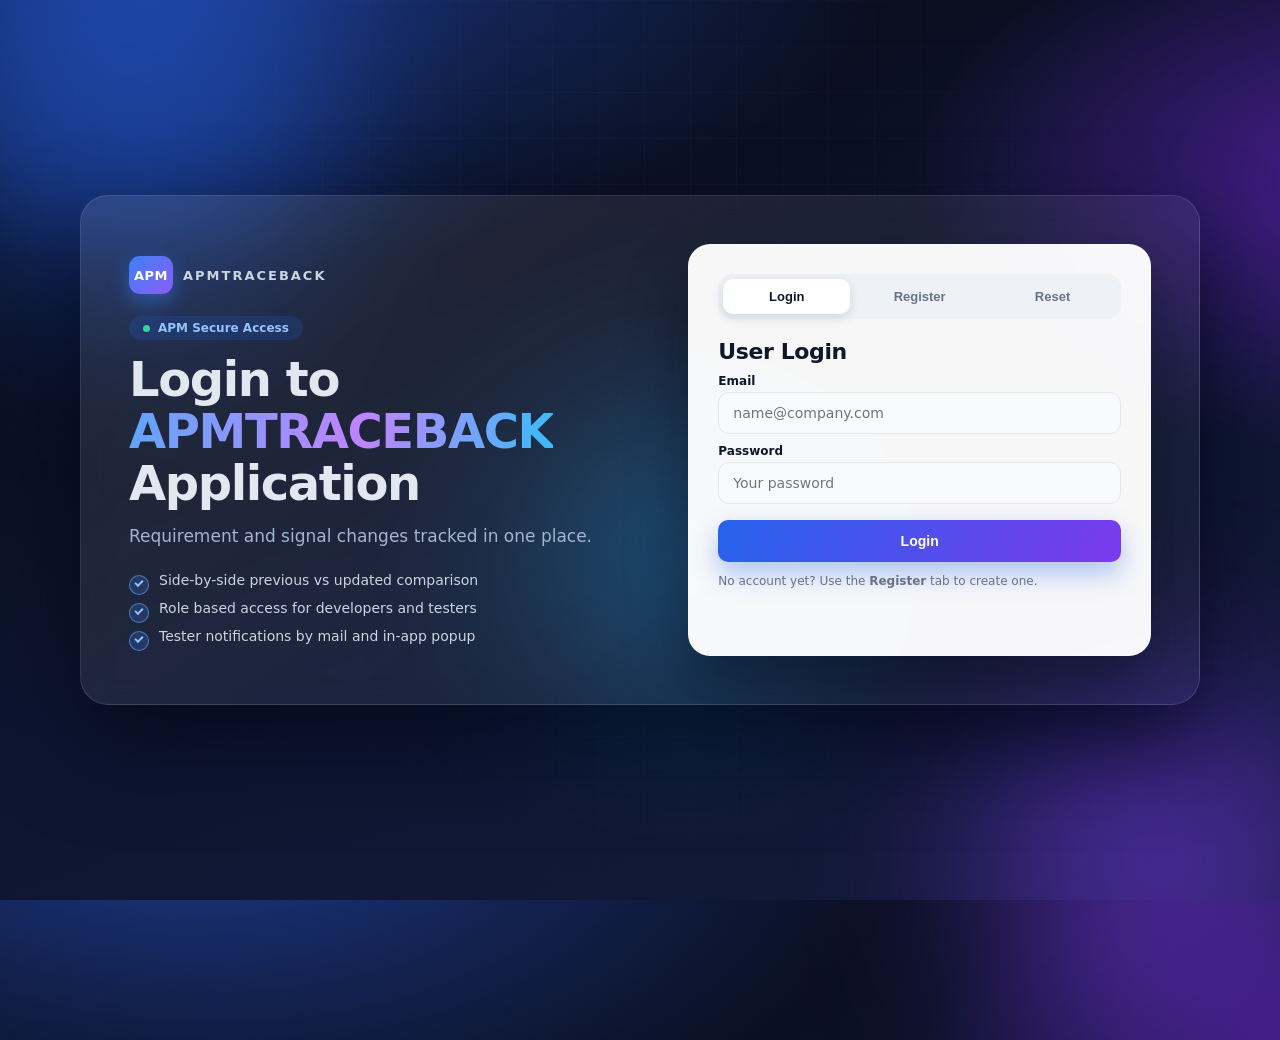
<file: index.html>
<!DOCTYPE html>
<html lang="en">
<head>
<meta charset="UTF-8" />
<meta name="viewport" content="width=device-width, initial-scale=1.0" />
<title>APMTRACEBACK &middot; Secure Access</title>
<link rel="stylesheet" href="css/styles.css" />
</head>
<body class="auth-body">
  <div class="orb orb-a"></div>
  <div class="orb orb-b"></div>
  <div class="orb orb-c"></div>

  <div class="auth-shell">
    <section class="auth-intro">
      <div class="brand">
        <span class="brand-mark">APM</span>
        <span class="brand-name">APMTRACEBACK</span>
      </div>
      <span class="badge"><i class="dot"></i>APM Secure Access</span>
      <h1>Login to <span class="grad">APMTRACEBACK</span> Application</h1>
      <p class="tagline">Requirement and signal changes tracked in one place.</p>
      <ul class="points">
        <li>Side-by-side previous vs updated comparison</li>
        <li>Role based access for developers and testers</li>
        <li>Tester notifications by mail and in-app popup</li>
      </ul>
    </section>

    <section class="auth-card">
      <div class="tabs" role="tablist">
        <button class="tab active" data-pane="pane-login" role="tab">Login</button>
        <button class="tab" data-pane="pane-register" role="tab">Register</button>
        <button class="tab" data-pane="pane-reset" role="tab">Reset</button>
      </div>

      <!-- LOGIN -->
      <form class="pane active" id="pane-login" autocomplete="on">
        <h2>User Login</h2>
        <label for="login-email">Email</label>
        <input id="login-email" type="email" required placeholder="name@company.com" autocomplete="username" />
        <label for="login-password">Password</label>
        <input id="login-password" type="password" required placeholder="Your password" autocomplete="current-password" />
        <button class="btn primary block" type="submit">Login</button>
        <p class="hint">No account yet? Use the <b>Register</b> tab to create one.</p>
        <p class="msg" id="login-msg"></p>
      </form>

      <!-- REGISTER -->
      <form class="pane" id="pane-register" autocomplete="on">
        <h2>New User Registration</h2>
        <label for="reg-name">Full name</label>
        <input id="reg-name" type="text" required placeholder="Shubham Nama" autocomplete="name" />
        <label for="reg-email">Email</label>
        <input id="reg-email" type="email" required placeholder="name@company.com" autocomplete="email" />
        <label for="reg-role">Role</label>
        <select id="reg-role" required>
          <option value="developer">Developer &ndash; raises requirement / signal changes</option>
          <option value="tester">Tester &ndash; reviews and accepts changes</option>
        </select>
        <div class="row">
          <div>
            <label for="reg-password">Password</label>
            <input id="reg-password" type="password" required placeholder="Min. 8 characters" autocomplete="new-password" />
          </div>
          <div>
            <label for="reg-confirm">Confirm password</label>
            <input id="reg-confirm" type="password" required placeholder="Repeat password" autocomplete="new-password" />
          </div>
        </div>
        <button class="btn primary block" type="submit">Create account</button>
        <p class="msg" id="reg-msg"></p>
      </form>

      <!-- RESET -->
      <form class="pane" id="pane-reset">
        <h2>Reset Password</h2>
        <p class="hint">We email you a secure link to set a new password.</p>
        <label for="rst-email">Registered email</label>
        <input id="rst-email" type="email" required placeholder="name@company.com" />
        <button class="btn primary block" type="submit">Send reset link</button>
        <p class="msg" id="rst-msg"></p>
      </form>

      <!-- NEW PASSWORD (shown after following the emailed reset link) -->
      <form class="pane" id="pane-newpw">
        <h2>Set a New Password</h2>
        <p class="hint">Reset link verified. Choose a new password for your account.</p>
        <label for="np-password">New password</label>
        <input id="np-password" type="password" required placeholder="Min. 8 characters" autocomplete="new-password" />
        <label for="np-confirm">Confirm password</label>
        <input id="np-confirm" type="password" required placeholder="Repeat password" autocomplete="new-password" />
        <button class="btn primary block" type="submit">Update password</button>
        <p class="msg" id="np-msg"></p>
      </form>
    </section>
  </div>

  <script type="module" src="js/setup-check.js?v=20260911"></script>
  <script type="module" src="js/auth.js?v=20260911"></script>
</body>
</html>
</file>
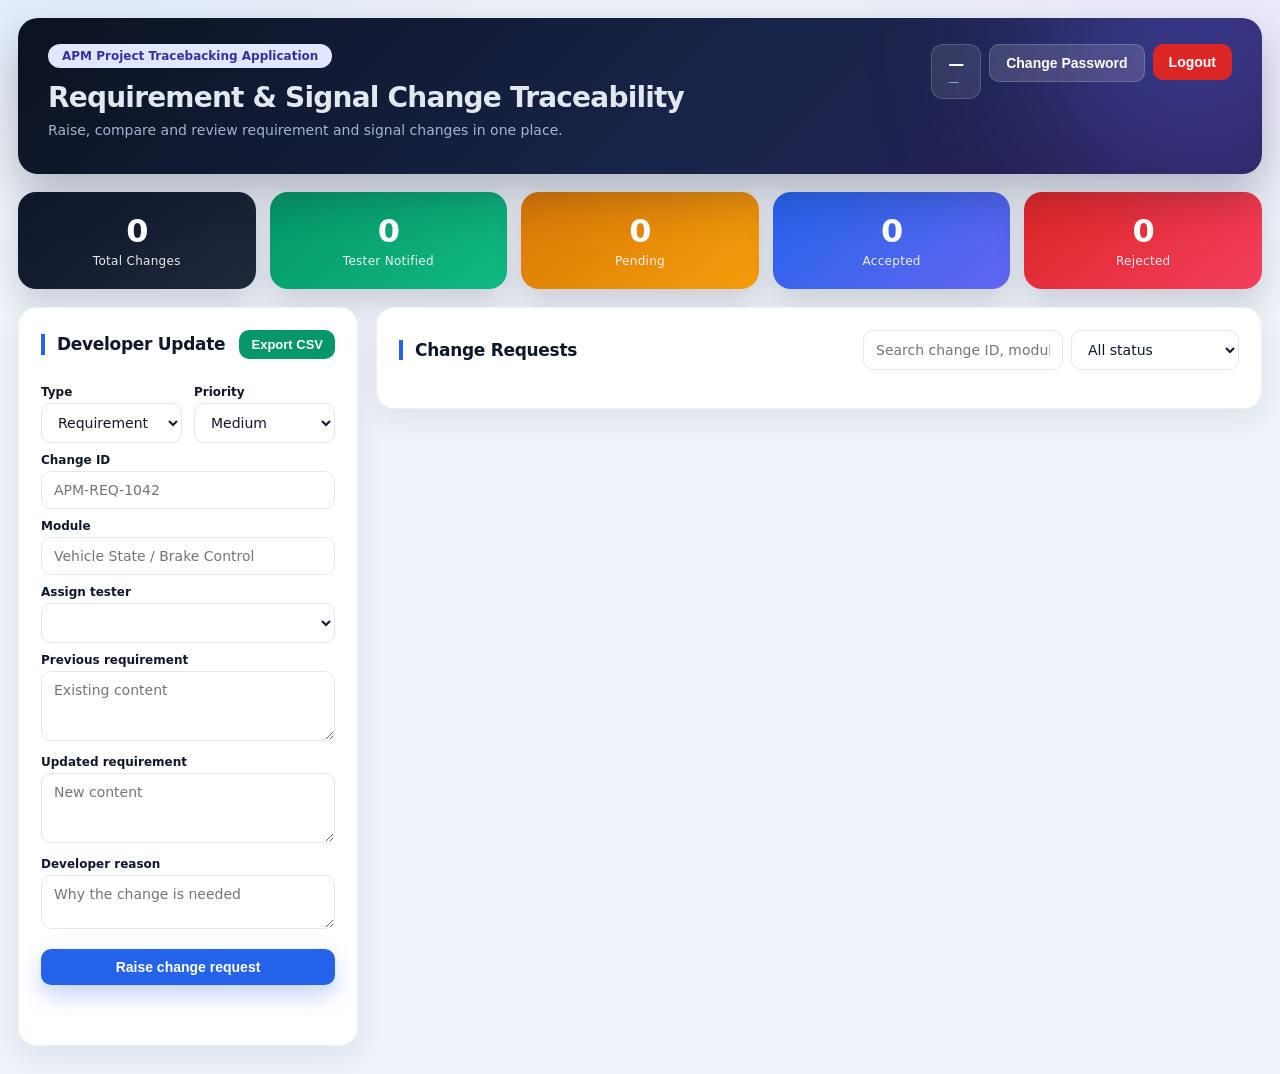
<file: dashboard.html>
<!DOCTYPE html>
<html lang="en">
<head>
<meta charset="UTF-8" />
<meta name="viewport" content="width=device-width, initial-scale=1.0" />
<title>APMTRACEBACK &middot; Dashboard</title>
<link rel="stylesheet" href="css/styles.css?v=20260918d" />
</head>
<body class="app-body">
  <header class="topbar">
    <div>
      <span class="badge light">APM Project Tracebacking Application</span>
      <h1>Requirement &amp; Signal Change Traceability</h1>
      <p class="muted">
        Raise, compare and review requirement and signal changes in one place.
      </p>
    </div>
    <div class="topbar-actions">
      <div class="who">
        <strong id="who-name">&mdash;</strong>
        <span id="who-role" class="role-chip">&mdash;</span>
      </div>
      <button class="btn dark" id="btn-change-pw">Change Password</button>
      <button class="btn danger" id="btn-logout">Logout</button>
    </div>
  </header>

  <section class="stats">
    <div class="stat s-dark"><b id="st-total">0</b><span>Total Changes</span></div>
    <div class="stat s-green"><b id="st-notified">0</b><span>Tester Notified</span></div>
    <div class="stat s-amber"><b id="st-pending">0</b><span>Pending</span></div>
    <div class="stat s-blue"><b id="st-accepted">0</b><span>Accepted</span></div>
    <div class="stat s-red"><b id="st-rejected">0</b><span>Rejected</span></div>
  </section>

  <main class="layout">
    <aside class="panel" id="dev-panel">
      <div class="panel-head">
        <h3 id="dev-panel-title">Developer Update</h3>
        <button class="btn green sm" id="btn-export">Export CSV</button>
      </div>
      <form id="change-form">
        <div class="row">
          <div>
            <label for="f-type">Type</label>
            <select id="f-type">
              <option>Requirement</option>
              <option>Signal</option>
            </select>
          </div>
          <div>
            <label for="f-priority">Priority</label>
            <select id="f-priority">
              <option>Low</option>
              <option selected>Medium</option>
              <option>High</option>
              <option>Critical</option>
            </select>
          </div>
        </div>
        <label for="f-id">Change ID</label>
        <input id="f-id" required placeholder="APM-REQ-1042" />
        <label for="f-module">Module</label>
        <input id="f-module" required placeholder="Vehicle State / Brake Control" />
        <label for="f-tester">Assign tester</label>
        <select id="f-tester" required></select>
        <label for="f-prev" id="f-prev-label">Previous requirement</label>
        <textarea id="f-prev" rows="3" required placeholder="Existing content"></textarea>
        <label for="f-next" id="f-next-label">Updated requirement</label>
        <textarea id="f-next" rows="3" required placeholder="New content"></textarea>
        <label for="f-reason">Developer reason</label>
        <textarea id="f-reason" rows="2" required placeholder="Why the change is needed"></textarea>
        <button class="btn primary block" type="submit" id="form-submit">Raise change request</button>
        <button class="btn ghost block" type="button" id="cancel-edit" hidden>Cancel edit</button>
        <p class="msg" id="form-msg"></p>
      </form>
    </aside>

    <aside class="panel" id="tester-note" hidden>
      <div class="panel-head"><h3>Tester Workspace</h3></div>
      <p class="muted">
        Review the changes assigned to you and accept or reject them.
      </p>
      <button class="btn green block" id="btn-export-tester">Export CSV</button>
    </aside>

    <section class="content">
      <div class="panel">
        <div class="panel-head">
          <h3>Change Requests</h3>
          <div class="filters">
            <input id="q" placeholder="Search change ID, module, developer or tester" />
            <select id="f-status">
              <option value="">All status</option>
              <option value="Draft">Draft</option>
              <option value="Tester Notified">Tester Notified</option>
              <option value="Accepted">Accepted</option>
              <option value="Rejected">Rejected</option>
            </select>
          </div>
        </div>
        <div id="change-list" class="change-list"></div>
      </div>
    </section>
  </main>

  <!-- Change password modal -->
  <div class="modal-backdrop" id="pw-modal" hidden>
    <form class="modal" id="pw-form">
      <h3>Change Password</h3>
      <label for="pw-old">Current password</label>
      <input id="pw-old" type="password" required autocomplete="current-password" />
      <label for="pw-new">New password</label>
      <input id="pw-new" type="password" required autocomplete="new-password" />
      <label for="pw-confirm">Confirm new password</label>
      <input id="pw-confirm" type="password" required autocomplete="new-password" />
      <p class="msg" id="pw-msg"></p>
      <div class="modal-actions">
        <button class="btn ghost" type="button" id="pw-cancel">Cancel</button>
        <button class="btn primary" type="submit">Update</button>
      </div>
    </form>
  </div>

  <!-- Tester review modal -->
  <div class="modal-backdrop" id="review-modal" hidden>
    <form class="modal" id="review-form">
      <h3 id="review-title">Review change</h3>
      <label for="review-comment">Comment (optional)</label>
      <textarea id="review-comment" rows="3" placeholder="Reason or note for the developer"></textarea>
      <div class="modal-actions">
        <button class="btn ghost" type="button" id="review-cancel">Cancel</button>
        <button class="btn primary" type="submit" id="review-submit">Confirm</button>
      </div>
    </form>
  </div>

  <div id="toasts" class="toasts"></div>
  <script src="js/diff.js?v=20260912"></script>
  <script type="module" src="js/setup-check.js?v=20260912"></script>
  <script type="module" src="js/dashboard.js?v=20260918d"></script>
</body>
</html>
</file>
<file: css/styles.css>
:root {
  --bg: #eef2ff;
  --ink: #0f172a;
  --muted: #64748b;
  --line: #e2e8f0;
  --card: #ffffff;
  --blue: #2563eb;
  --green: #059669;
  --amber: #d97706;
  --red: #dc2626;
  --radius: 14px;
}

* { box-sizing: border-box; }
[hidden] { display: none !important; }

.setup-banner {
  position: fixed;
  inset: 0 0 auto 0;
  z-index: 100;
  background: #b91c1c;
  color: #fff;
  padding: 12px 20px;
  font-size: 14px;
  text-align: center;
}
.setup-banner code { background: rgba(0, 0, 0, .25); padding: 2px 6px; border-radius: 5px; }

body {
  margin: 0;
  font-family: "Segoe UI", system-ui, -apple-system, sans-serif;
  color: var(--ink);
  background: var(--bg);
}

h1, h2, h3, h4 { margin: 0 0 8px; line-height: 1.15; }
p { margin: 0 0 10px; }
.muted { color: var(--muted); font-size: 14px; }

/* ---------- form controls ---------- */
label {
  display: block;
  font-size: 12px;
  font-weight: 600;
  margin: 10px 0 4px;
}
input, select, textarea {
  width: 100%;
  padding: 10px 12px;
  border: 1px solid var(--line);
  border-radius: 10px;
  font: inherit;
  font-size: 14px;
  background: #fff;
  color: var(--ink);
}
textarea { resize: vertical; }
input:focus, select:focus, textarea:focus {
  outline: 2px solid rgba(37, 99, 235, .35);
  border-color: var(--blue);
}
.row { display: grid; grid-template-columns: 1fr 1fr; gap: 12px; }

.btn {
  border: 0;
  border-radius: 10px;
  padding: 10px 16px;
  font-weight: 700;
  font-size: 14px;
  cursor: pointer;
  background: #e2e8f0;
  color: var(--ink);
}
.btn:hover { filter: brightness(.95); }
.btn.sm { padding: 7px 12px; font-size: 13px; }
.btn.block { width: 100%; margin-top: 16px; }
.btn.primary { background: var(--blue); color: #fff; }
.btn.green { background: var(--green); color: #fff; }
.btn.danger { background: var(--red); color: #fff; }
.btn.dark { background: #1e293b; color: #fff; }
.btn.ghost { background: transparent; border: 1px solid var(--line); }

.msg { font-size: 13px; margin-top: 10px; min-height: 18px; }
.msg.err { color: var(--red); }
.msg.ok { color: var(--green); }
.hint { font-size: 12px; color: var(--muted); margin-top: 12px; }

.badge {
  display: inline-block;
  background: rgba(37, 99, 235, .18);
  color: #93c5fd;
  border-radius: 999px;
  padding: 5px 14px;
  font-size: 12px;
  font-weight: 700;
  margin-bottom: 14px;
}
.badge.light { background: #e0e7ff; color: #3730a3; }

/* ---------- auth ---------- */
.auth-body {
  background:
    radial-gradient(1200px 600px at 15% -10%, #1e3a8a 0%, transparent 60%),
    radial-gradient(900px 500px at 110% 20%, #4c1d95 0%, transparent 55%),
    linear-gradient(160deg, #060913 0%, #0d1630 55%, #131a3a 100%);
  min-height: 100vh;
  display: flex;
  align-items: center;
  justify-content: center;
  padding: 40px 20px;
  position: relative;
  overflow: hidden;
}
.auth-body::after {
  content: "";
  position: absolute;
  inset: 0;
  background-image:
    linear-gradient(rgba(148, 163, 184, .06) 1px, transparent 1px),
    linear-gradient(90deg, rgba(148, 163, 184, .06) 1px, transparent 1px);
  background-size: 46px 46px;
  mask-image: radial-gradient(circle at 50% 40%, #000 0%, transparent 75%);
  pointer-events: none;
}

.orb {
  position: absolute;
  border-radius: 50%;
  filter: blur(90px);
  opacity: .5;
  pointer-events: none;
  animation: float 16s ease-in-out infinite;
}
.orb-a { width: 420px; height: 420px; background: #2563eb; top: -120px; left: -80px; }
.orb-b { width: 360px; height: 360px; background: #7c3aed; bottom: -140px; right: -60px; animation-delay: -5s; }
.orb-c { width: 300px; height: 300px; background: #0ea5e9; top: 45%; left: 42%; animation-delay: -9s; opacity: .32; }

@keyframes float {
  0%, 100% { transform: translate3d(0, 0, 0) scale(1); }
  50% { transform: translate3d(30px, -40px, 0) scale(1.12); }
}
@keyframes rise {
  from { opacity: 0; transform: translateY(18px); }
  to { opacity: 1; transform: none; }
}

.auth-shell {
  position: relative;
  z-index: 1;
  width: min(1120px, 100%);
  display: grid;
  grid-template-columns: 1.05fr .95fr;
  gap: 48px;
  align-items: center;
  background: linear-gradient(145deg, rgba(255, 255, 255, .10), rgba(255, 255, 255, .03));
  border: 1px solid rgba(255, 255, 255, .12);
  border-radius: 28px;
  padding: 48px;
  box-shadow: 0 40px 90px rgba(2, 6, 23, .65);
  backdrop-filter: blur(14px);
  animation: rise .6s ease both;
}

.auth-intro { color: #e2e8f0; }
.brand { display: flex; align-items: center; gap: 10px; margin-bottom: 22px; }
.brand-mark {
  width: 44px;
  height: 38px;
  display: grid;
  place-items: center;
  border-radius: 11px;
  background: linear-gradient(135deg, #3b82f6, #8b5cf6);
  font-weight: 800;
  font-size: 13px;
  letter-spacing: .5px;
  color: #fff;
  box-shadow: 0 8px 20px rgba(59, 130, 246, .45);
}
.brand-name { font-weight: 800; letter-spacing: 2px; font-size: 13px; color: #cbd5e1; }

.auth-intro h1 {
  font-size: clamp(34px, 4vw, 48px);
  letter-spacing: -1.4px;
  line-height: 1.08;
}
.grad {
  background: linear-gradient(100deg, #60a5fa, #c084fc 55%, #38bdf8);
  -webkit-background-clip: text;
  background-clip: text;
  color: transparent;
}
.auth-intro .muted { color: #94a3b8; }
.tagline { color: #a5b4cf; font-size: 17px; margin-top: 16px; }

.points { list-style: none; padding: 0; margin: 26px 0 0; display: grid; gap: 12px; }
.points li {
  position: relative;
  padding-left: 30px;
  color: #cbd5e1;
  font-size: 14px;
}
.points li::before {
  content: "";
  position: absolute;
  left: 0;
  top: 3px;
  width: 18px;
  height: 18px;
  border-radius: 50%;
  background: rgba(59, 130, 246, .22);
  border: 1px solid rgba(96, 165, 250, .6);
}
.points li::after {
  content: "";
  position: absolute;
  left: 6px;
  top: 8px;
  width: 6px;
  height: 3px;
  border-left: 2px solid #93c5fd;
  border-bottom: 2px solid #93c5fd;
  transform: rotate(-45deg);
}

.badge .dot {
  display: inline-block;
  width: 7px;
  height: 7px;
  border-radius: 50%;
  background: #34d399;
  margin-right: 8px;
  box-shadow: 0 0 0 0 rgba(52, 211, 153, .7);
  animation: pulse 2.2s infinite;
}
@keyframes pulse {
  70% { box-shadow: 0 0 0 8px rgba(52, 211, 153, 0); }
  100% { box-shadow: 0 0 0 0 rgba(52, 211, 153, 0); }
}

.feature-grid {
  display: grid;
  grid-template-columns: repeat(3, 1fr);
  gap: 12px;
  margin-top: 26px;
}
.feature {
  background: rgba(255, 255, 255, .07);
  border: 1px solid rgba(255, 255, 255, .09);
  border-radius: 12px;
  padding: 14px;
}
.feature h4 { font-size: 14px; }
.feature p { font-size: 12px; color: #94a3b8; margin: 0; }

.auth-card {
  background: rgba(255, 255, 255, .97);
  border-radius: 22px;
  padding: 30px;
  align-self: center;
  box-shadow: 0 30px 60px rgba(2, 6, 23, .45);
  animation: rise .6s .1s ease both;
}
.auth-card h2 { font-size: 22px; letter-spacing: -.4px; }
.auth-card input, .auth-card select {
  padding: 12px 14px;
  border-radius: 11px;
  background: #f8fafc;
  transition: border-color .15s ease, box-shadow .15s ease, background .15s ease;
}
.auth-card input:focus, .auth-card select:focus {
  outline: none;
  background: #fff;
  border-color: #3b82f6;
  box-shadow: 0 0 0 4px rgba(59, 130, 246, .16);
}

.tabs { display: flex; gap: 6px; background: #eef2f7; padding: 5px; border-radius: 14px; }
.tab {
  flex: 1;
  border: 0;
  background: transparent;
  padding: 10px;
  border-radius: 10px;
  font-weight: 700;
  font-size: 13px;
  cursor: pointer;
  color: var(--muted);
  transition: all .18s ease;
}
.tab:hover { color: var(--ink); }
.tab.active {
  background: #fff;
  color: var(--ink);
  box-shadow: 0 4px 12px rgba(15, 23, 42, .12);
}
.pane { display: none; margin-top: 20px; }
.pane.active { display: block; animation: rise .3s ease both; }

.auth-card .btn.primary {
  background: linear-gradient(120deg, #2563eb, #7c3aed);
  box-shadow: 0 12px 26px rgba(37, 99, 235, .35);
  padding: 13px 16px;
  transition: transform .15s ease, box-shadow .15s ease, filter .15s ease;
}
.auth-card .btn.primary:hover {
  transform: translateY(-1px);
  box-shadow: 0 16px 32px rgba(37, 99, 235, .45);
  filter: none;
}
.auth-card .btn.primary:active { transform: translateY(0); }

/* ---------- app shell ---------- */
.app-body {
  background:
    radial-gradient(900px 420px at 0% -10%, #dbeafe 0%, transparent 60%),
    radial-gradient(800px 420px at 100% 0%, #ede9fe 0%, transparent 55%),
    #eef2f9;
  min-height: 100vh;
}

.topbar {
  position: relative;
  overflow: hidden;
  background: linear-gradient(135deg, #0b1220 0%, #182449 55%, #2a1f57 100%);
  color: #e2e8f0;
  margin: 18px;
  padding: 26px 30px;
  border-radius: 20px;
  display: flex;
  justify-content: space-between;
  gap: 24px;
  flex-wrap: wrap;
  box-shadow: 0 20px 45px rgba(15, 23, 42, .28);
}
.topbar::after {
  content: "";
  position: absolute;
  width: 320px;
  height: 320px;
  right: -90px;
  top: -150px;
  border-radius: 50%;
  background: rgba(99, 102, 241, .35);
  filter: blur(80px);
  pointer-events: none;
}
.topbar > * { position: relative; z-index: 1; }
.topbar h1 { font-size: 28px; letter-spacing: -.8px; }
.topbar .muted { max-width: 640px; color: #a5b4cf; }
.topbar-actions { display: flex; align-items: flex-start; gap: 8px; flex-wrap: wrap; }
.who {
  background: rgba(255, 255, 255, .10);
  border: 1px solid rgba(255, 255, 255, .16);
  color: #fff;
  border-radius: 12px;
  padding: 9px 16px;
  display: grid;
  line-height: 1.3;
}
.who span { font-size: 11px; color: #93c5fd; text-transform: uppercase; letter-spacing: .5px; }
.topbar .btn { transition: transform .15s ease, box-shadow .15s ease, filter .15s ease; }
.topbar .btn:hover { transform: translateY(-1px); }
.topbar .btn.dark { background: rgba(255, 255, 255, .14); border: 1px solid rgba(255, 255, 255, .18); }

.stats {
  margin: 0 18px 18px;
  display: grid;
  grid-template-columns: repeat(5, 1fr);
  gap: 14px;
}
.stat {
  border-radius: 18px;
  padding: 20px;
  color: #fff;
  text-align: center;
  box-shadow: 0 14px 30px rgba(15, 23, 42, .16);
  transition: transform .18s ease, box-shadow .18s ease;
}
.stat:hover { transform: translateY(-3px); box-shadow: 0 20px 38px rgba(15, 23, 42, .22); }
.stat b { display: block; font-size: 32px; font-weight: 800; letter-spacing: -1px; }
.stat span { font-size: 12px; opacity: .9; letter-spacing: .3px; }
.s-dark { background: linear-gradient(140deg, #0f172a, #1e293b); }
.s-green { background: linear-gradient(140deg, #059669, #10b981); }
.s-amber { background: linear-gradient(140deg, #d97706, #f59e0b); }
.s-blue { background: linear-gradient(140deg, #2563eb, #6366f1); }
.s-red { background: linear-gradient(140deg, #dc2626, #f43f5e); }

.layout {
  margin: 0 18px 28px;
  display: grid;
  grid-template-columns: 340px 1fr;
  gap: 18px;
  align-items: start;
}
.panel {
  background: #fff;
  border: 1px solid rgba(15, 23, 42, .06);
  border-radius: 18px;
  padding: 22px;
  box-shadow: 0 10px 30px rgba(15, 23, 42, .07);
}
.panel + .panel { margin-top: 18px; }
.content > .panel:first-child { margin-top: 0; }
.panel-head {
  display: flex;
  justify-content: space-between;
  align-items: center;
  gap: 12px;
  margin-bottom: 16px;
}
.panel-head h3 {
  margin: 0;
  font-size: 17px;
  letter-spacing: -.3px;
  padding-left: 12px;
  border-left: 4px solid var(--blue);
  line-height: 1.2;
}
.filters { display: flex; gap: 8px; }
.filters input { width: 220px; }
.panel .btn { transition: transform .15s ease, box-shadow .15s ease, filter .15s ease; }
.panel .btn:hover { transform: translateY(-1px); }
.panel .btn.primary { box-shadow: 0 10px 22px rgba(37, 99, 235, .28); }

/* ---------- change cards ---------- */
.change-list { display: grid; gap: 16px; }
.change {
  position: relative;
  border: 1px solid var(--line);
  border-radius: 16px;
  padding: 20px 20px 20px 24px;
  background: linear-gradient(180deg, #ffffff, #fbfcff);
  transition: transform .18s ease, box-shadow .18s ease, border-color .18s ease;
}
.change::before {
  content: "";
  position: absolute;
  left: 0;
  top: 14px;
  bottom: 14px;
  width: 4px;
  border-radius: 0 4px 4px 0;
  background: linear-gradient(180deg, #3b82f6, #8b5cf6);
}
.change:hover {
  transform: translateY(-2px);
  border-color: #c7d2fe;
  box-shadow: 0 16px 34px rgba(15, 23, 42, .10);
}
.change h4 { font-size: 19px; letter-spacing: -.4px; }
.change h4.toggle {
  display: flex;
  align-items: center;
  gap: 8px;
  cursor: pointer;
  user-select: none;
}
.change h4.toggle .caret { font-size: 13px; color: #64748b; transition: transform .18s ease; }
.change.expanded h4.toggle .caret { transform: rotate(180deg); }
.change .details { margin-top: 4px; }
.chips { display: flex; gap: 8px; flex-wrap: wrap; margin-bottom: 10px; }
.chip {
  font-size: 11px;
  font-weight: 700;
  padding: 5px 12px;
  border-radius: 999px;
  background: #e2e8f0;
  color: #0f172a;
  letter-spacing: .2px;
}
.chip.type { background: linear-gradient(120deg, #0f172a, #334155); color: #fff; }
.chip.st-Draft { background: #fef3c7; color: #92400e; }
.chip--notified, .chip.st-TesterNotified { background: #d1fae5; color: #065f46; }
.chip.st-Accepted { background: #dbeafe; color: #1e40af; }
.chip.st-Rejected { background: #fee2e2; color: #991b1b; }
.chip.pr-High, .chip.pr-Critical { background: #fee2e2; color: #991b1b; }
.chip.pr-Medium { background: #fef3c7; color: #92400e; }
.chip.pr-Low { background: #e0e7ff; color: #3730a3; }

.meta {
  display: grid;
  grid-template-columns: repeat(auto-fit, minmax(150px, 1fr));
  gap: 10px;
  margin: 12px 0;
}
.meta div {
  background: #f8fafc;
  border: 1px solid var(--line);
  border-radius: 12px;
  padding: 12px;
  transition: background .15s ease, border-color .15s ease;
}
.meta div:hover { background: #f1f5ff; border-color: #c7d2fe; }
.meta small { display: block; font-size: 10px; letter-spacing: .5px; text-transform: uppercase; color: var(--muted); }
.meta b { font-size: 13px; word-break: break-word; }

.compare { display: grid; grid-template-columns: 1fr 1fr; gap: 14px; margin-top: 14px; }
.side { border-radius: 14px; padding: 14px; font-size: 13px; line-height: 1.55; }
.side.old { background: linear-gradient(180deg, #fff7ed, #fffbf5); border: 1px solid #fed7aa; }
.side.new { background: linear-gradient(180deg, #ecfdf5, #f6fffb); border: 1px solid #a7f3d0; }
.side h5 { margin: 0 0 8px; font-size: 12px; text-transform: uppercase; letter-spacing: .5px; }
.del { background: #fecaca; border-radius: 4px; padding: 0 3px; }
.ins { background: #a7f3d0; border-radius: 4px; padding: 0 3px; }

.reason {
  margin-top: 12px;
  background: #f8fafc;
  border: 1px solid var(--line);
  border-left: 3px solid #cbd5e1;
  border-radius: 12px;
  padding: 12px 14px;
  font-size: 13px;
}
.card-actions { display: flex; gap: 8px; flex-wrap: wrap; margin-top: 16px; }

.log { display: grid; gap: 8px; max-height: 320px; overflow: auto; }
.log-item {
  border: 1px solid var(--line);
  border-radius: 10px;
  padding: 10px 12px;
  font-size: 13px;
}
.log-item time { display: block; font-size: 11px; color: var(--muted); }
.empty { color: var(--muted); font-size: 14px; padding: 14px 0; }

/* ---------- modal + toasts ---------- */
.modal-backdrop {
  position: fixed;
  inset: 0;
  background: rgba(8, 13, 30, .62);
  backdrop-filter: blur(4px);
  display: flex;
  align-items: center;
  justify-content: center;
  z-index: 40;
}
.modal {
  background: #fff;
  border-radius: 18px;
  padding: 28px;
  width: min(440px, 92vw);
  box-shadow: 0 30px 70px rgba(2, 6, 23, .5);
  animation: rise .25s ease both;
}
.modal-actions { display: flex; justify-content: flex-end; gap: 8px; margin-top: 20px; }

.toasts { position: fixed; right: 18px; top: 18px; display: grid; gap: 10px; z-index: 50; }
.toast {
  background: linear-gradient(135deg, #0f172a, #1e293b);
  color: #fff;
  border-left: 4px solid #f59e0b;
  border-radius: 12px;
  padding: 14px 18px;
  max-width: 340px;
  font-size: 13px;
  box-shadow: 0 16px 40px rgba(2, 6, 23, .45);
  animation: rise .25s ease both;
}
.toast b { display: block; margin-bottom: 3px; }

@media (max-width: 1000px) {
  .auth-shell, .layout { grid-template-columns: 1fr; }
  .stats { grid-template-columns: repeat(2, 1fr); }
  .compare { grid-template-columns: 1fr; }
  .filters input { width: 140px; }
}
</file>
